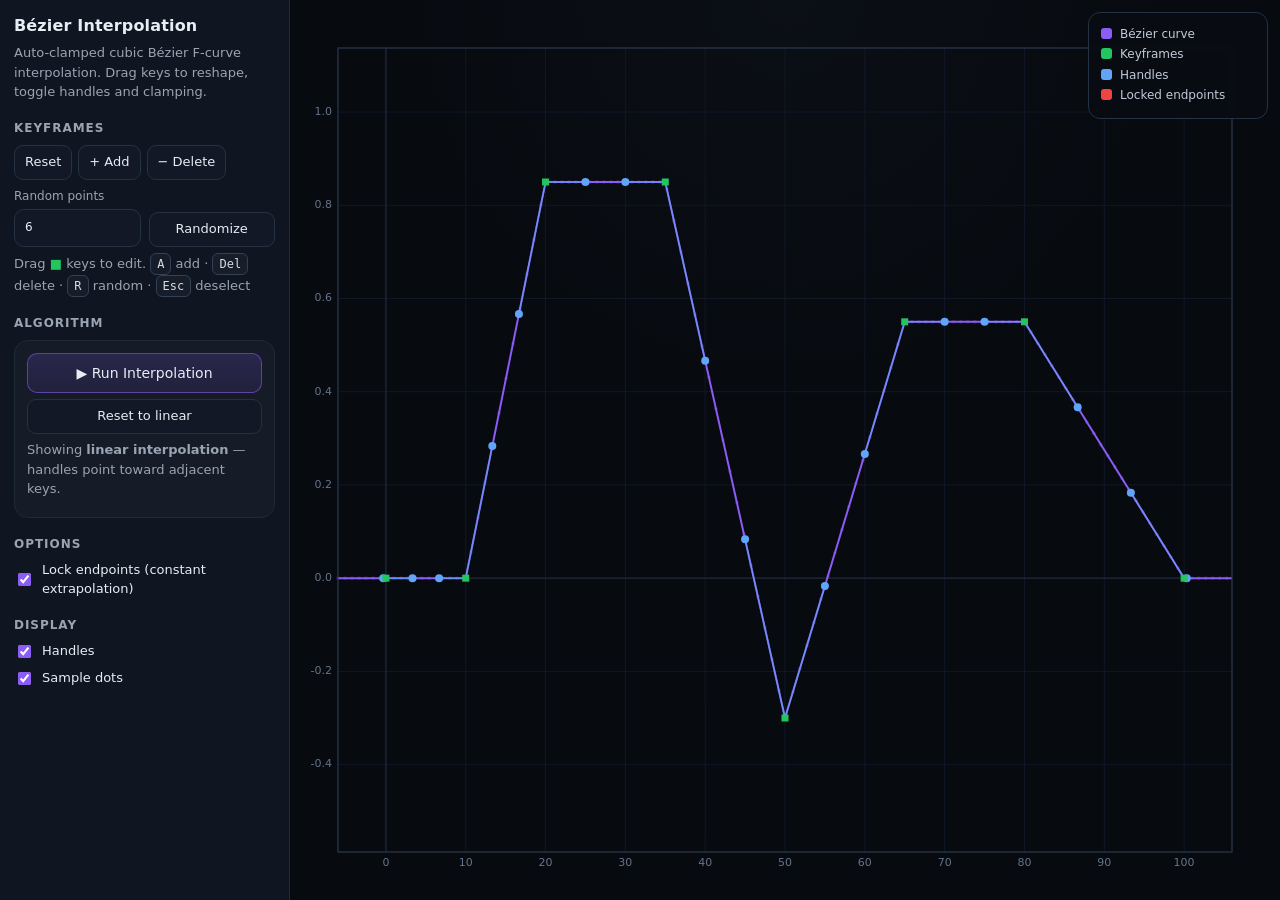
<file: docs/visualizations/interpolation.html>
<!doctype html>
<html lang="en">
<head>
    <meta charset="utf-8" />
    <meta name="viewport" content="width=device-width,initial-scale=1" />
    <title>Auto-Clamped Bézier F-Curve Visualizer</title>
    <style>
        :root {
            color-scheme: dark;
      --bg: #0b0f14;
      --panel: #0f1622;
      --line: #1f2a37;
      --line-2: #243244;
      --text: #e6edf3;
      --muted: #9aa4b2;
      --accent: #8b5cf6;
      --accent-2: #22c55e;
      --accent-3: #60a5fa;
      --bad: #ef4444;
    }
    * { box-sizing: border-box; }
        body {
            margin: 0;
      font: 14px/1.45 system-ui, -apple-system, Segoe UI, Roboto, sans-serif;
      background: var(--bg);
      color: var(--text);
    }
        .wrap {
            display: grid;
      grid-template-columns: min(290px, 28vw) 1fr;
            height: 100vh;
        }
        .panel {
      background: var(--panel);
      border-right: 1px solid var(--line);
            overflow: auto;
      padding: 14px;
      min-width: 0;
    }
    h1 {
      font-size: 16px;
      margin: 0 0 6px;
            font-weight: 700;
      letter-spacing: 0.01em;
    }
    h2 {
      font-size: 12px;
      color: var(--muted);
      text-transform: uppercase;
      letter-spacing: 0.08em;
      margin: 18px 0 8px;
    }
    p, .hint {
      color: var(--muted);
      margin: 6px 0;
      font-size: 13px;
      line-height: 1.5;
    }
        .row {
            display: flex;
      gap: 8px;
            align-items: center;
            margin: 8px 0;
      flex-wrap: wrap;
    }
    .row.tight { gap: 6px; }
    label.stack {
      display: grid;
      gap: 4px;
      width: 100%;
      color: var(--muted);
      font-size: 12px;
    }
    label.inline {
      display: inline-flex;
      align-items: center;
      gap: 8px;
      font-size: 13px;
    }
    .grid2 {
      display: grid;
      grid-template-columns: 1fr 1fr;
            gap: 8px;
    }
    button, input[type="number"] {
      width: 100%;
            background: #121826;
      color: var(--text);
      border: 1px solid var(--line-2);
            border-radius: 10px;
      padding: 9px 10px;
      font: inherit;
        }
        button {
            cursor: pointer;
      transition: border-color .15s ease, background .15s ease, transform .04s ease;
    }
    button:hover { border-color: #3a4b66; background: #141d2c; }
    button:active { transform: translateY(1px); }
    button.primary {
      background: linear-gradient(180deg, rgba(139,92,246,0.18), rgba(139,92,246,0.1));
      border-color: rgba(139,92,246,0.55);
    }
    button.small {
      width: auto;
      padding: 7px 10px;
      border-radius: 9px;
      font-size: 13px;
    }
    input[type="number"] { width: 100%; }
    input[type="checkbox"] { accent-color: var(--accent); }
        .canvas-wrap {
            position: relative;
      min-width: 0;
      background: #070a0f;
        }
        canvas {
            display: block;
            width: 100%;
            height: 100%;
      background: radial-gradient(circle at top, rgba(31,41,55,0.18), transparent 38%), #070a0f;
        }
        .legend {
            position: absolute;
            top: 12px;
            right: 12px;
      background: rgba(9,12,18,0.78);
      border: 1px solid var(--line-2);
            border-radius: 12px;
      padding: 10px 12px;
      min-width: 180px;
      backdrop-filter: blur(6px);
        }
        .legend div {
            font-size: 12px;
      color: #c1cad7;
      margin: 3px 0;
        }
        .pill {
            display: inline-block;
      width: 11px;
      height: 11px;
            border-radius: 3px;
            margin-right: 8px;
            vertical-align: -1px;
        }
    .card {
      background: rgba(255,255,255,0.025);
      border: 1px solid var(--line);
      border-radius: 14px;
      padding: 12px;
      margin: 8px 0;
    }
    .kbd {
      display: inline-block;
      padding: 1px 6px;
      border-radius: 6px;
      border: 1px solid #334155;
      background: rgba(255,255,255,0.03);
      font-family: ui-monospace, SFMono-Regular, Menlo, Consolas, monospace;
            font-size: 12px;
      color: #d6dde6;
        }
    </style>
</head>
<body>
    <div class="wrap">
        <div class="panel">
    <h1>Bézier Interpolation</h1>
    <p>
      Auto-clamped cubic Bézier F-curve interpolation.
      Drag keys to reshape, toggle handles and clamping.
    </p>

    <h2>Keyframes</h2>
    <div class="row tight">
      <button id="btnReset" class="small">Reset</button>
      <button id="btnAdd" class="small">+ Add</button>
      <button id="btnDelete" class="small">− Delete</button>
            </div>
    <div class="grid2" style="margin-top:4px;">
      <label class="stack">Random points
        <input id="numRandCount" type="number" min="3" max="20" step="1" value="6" />
      </label>
      <button id="btnRandom" class="small" style="align-self:end;">Randomize</button>
            </div>
    <div class="hint">
      Drag <span style="color:#22c55e;">■</span> keys to edit.
      <span class="kbd">A</span> add · <span class="kbd">Del</span> delete · <span class="kbd">R</span> random · <span class="kbd">Esc</span> deselect
            </div>

    <h2>Algorithm</h2>
    <div class="card">
      <div style="display:flex;flex-direction:column;gap:6px;margin-top:0;">
        <button id="btnRun" class="primary">▶ Run Interpolation</button>
        <button id="btnLinear" class="small">Reset to linear</button>
      </div>
      <div class="hint" style="margin-top:6px;" id="algoStatus">
        Showing <strong>linear interpolation</strong> — handles point toward adjacent keys.
            </div>
            </div>

    <h2>Options</h2>
    <div class="row"><label class="inline"><input id="chkExtrapConst" type="checkbox" checked /> Lock endpoints (constant extrapolation)</label></div>

    <h2>Display</h2>
    <div class="row"><label class="inline"><input id="chkShowHandles" type="checkbox" checked /> Handles</label></div>
    <div class="row"><label class="inline"><input id="chkShowSamples" type="checkbox" checked /> Sample dots</label></div>
        </div>

        <div class="canvas-wrap">
            <canvas id="c"></canvas>
            <div class="legend">
                <div><span class="pill" style="background:#8b5cf6"></span>Bézier curve</div>
      <div><span class="pill" style="background:#22c55e"></span>Keyframes</div>
                <div><span class="pill" style="background:#60a5fa"></span>Handles</div>
      <div><span class="pill" style="background:#ef4444"></span>Locked endpoints</div>
            </div>
        </div>
    </div>

    <script>
(() => {
  "use strict";

  const EPS = 1e-9;
        const clamp = (v, a, b) => Math.max(a, Math.min(b, v));
        const v2 = (x, y) => ({ x, y });
        const add = (a, b) => v2(a.x + b.x, a.y + b.y);
        const sub = (a, b) => v2(a.x - b.x, a.y - b.y);
        const mul = (a, s) => v2(a.x * s, a.y * s);
        const len = (a) => Math.hypot(a.x, a.y);

        function bezierPoint(P0, P1, P2, P3, t) {
            const u = 1 - t;
            return v2(
      u*u*u*P0.x + 3*u*u*t*P1.x + 3*u*t*t*P2.x + t*t*t*P3.x,
      u*u*u*P0.y + 3*u*u*t*P1.y + 3*u*t*t*P2.y + t*t*t*P3.y
            );
        }

        function solveTforX(xTarget, P0, P1, P2, P3) {
            const x0 = P0.x, x3 = P3.x;
    if (Math.abs(x3 - x0) < EPS) return 0;
            let lo = 0, hi = 1;
            let t = clamp((xTarget - x0) / (x3 - x0), 0, 1);
            function xAt(t) { return bezierPoint(P0, P1, P2, P3, t).x; }
            function dxdt(t) {
                const u = 1 - t;
      return 3 * (mul(sub(P1, P0), u*u).x + mul(sub(P2, P1), 2*u*t).x + mul(sub(P3, P2), t*t).x);
            }
            for (let i = 0; i < 40; i++) {
                const x = xAt(t);
                if (Math.abs(x - xTarget) < 1e-6) break;
                if (x < xTarget) lo = t; else hi = t;
                t = 0.5 * (lo + hi);
            }
            for (let i = 0; i < 8; i++) {
                const x = xAt(t);
                const d = dxdt(t);
      if (Math.abs(d) < EPS) break;
                const step = (x - xTarget) / d;
                t = clamp(t - step, 0, 1);
                if (Math.abs(step) < 1e-6) break;
            }
            return t;
        }

        class BezierKey {
            constructor(x, y) {
                this.key = v2(x, y);
                this.left = v2(x - 0.333, y);
                this.right = v2(x + 0.333, y);
      this.autoHandleType = "FREE";
            }
        }

  function computeAutoClampedHandles(keys, autoSmoothing, extrapolationConstant) {
            const n = keys.length;
            if (n <= 1) return;
            for (let i = 1; i < n; i++) {
      if (!(keys[i].key.x > keys[i-1].key.x)) throw new Error("X must be strictly increasing.");
            }
            const threshold = 0.001;
            for (let i = 0; i < n; i++) {
                const bezk = keys[i];
      const prev = i > 0 ? keys[i-1] : null;
      const next = i < n-1 ? keys[i+1] : null;
                bezk.left.x = Math.min(bezk.left.x, bezk.key.x - threshold);
                bezk.right.x = Math.max(bezk.right.x, bezk.key.x + threshold);
                const p2 = v2(bezk.key.x, bezk.key.y);
                let p1, p3;
      if (!prev) { if (!next) continue; p3 = next.key; p1 = v2(2*p2.x - p3.x, 2*p2.y - p3.y); } else { p1 = prev.key; }
      if (!next) { p3 = v2(2*p2.x - p1.x, 2*p2.y - p1.y); } else { p3 = next.key; }
      const dvecA = sub(p2, p1), dvecB = sub(p3, p2);
      let lenA = dvecA.x !== 0 ? dvecA.x : 1.0;
      let lenB = dvecB.x !== 0 ? dvecB.x : 1.0;
      const tvec = add(mul(dvecB, 1/lenB), mul(dvecA, 1/lenA));
      let lengthFactor = autoSmoothing ? 6.0 / 2.5614 : tvec.x;
                lengthFactor *= 2.5614;
      if (lengthFactor === 0) continue;
      if (!autoSmoothing) { lenA = Math.min(lenA, 5*lenB); lenB = Math.min(lenB, 5*lenA); }
      let leftViolate = false, rightViolate = false;
      {
        bezk.left = sub(p2, mul(tvec, lenA / lengthFactor));
                    if (prev && next) {
          const yd1 = prev.key.y - bezk.key.y, yd2 = next.key.y - bezk.key.y;
          if ((yd1 <= 0 && yd2 <= 0) || (yd1 >= 0 && yd2 >= 0)) {
            bezk.left.y = bezk.key.y; bezk.autoHandleType = "LOCKED";
                        } else {
            if (yd1 <= 0) { if (prev.key.y > bezk.left.y) { bezk.left.y = prev.key.y; leftViolate = true; } }
            else { if (prev.key.y < bezk.left.y) { bezk.left.y = prev.key.y; leftViolate = true; } }
          }
        }
      }
      {
        bezk.right = add(p2, mul(tvec, lenB / lengthFactor));
                    if (prev && next) {
          const yd1 = prev.key.y - bezk.key.y, yd2 = next.key.y - bezk.key.y;
          if ((yd1 <= 0 && yd2 <= 0) || (yd1 >= 0 && yd2 >= 0)) {
            bezk.right.y = bezk.key.y; bezk.autoHandleType = "LOCKED";
                        } else {
            if (yd1 <= 0) { if (next.key.y < bezk.right.y) { bezk.right.y = next.key.y; rightViolate = true; } }
            else { if (next.key.y > bezk.right.y) { bezk.right.y = next.key.y; rightViolate = true; } }
          }
        }
      }
                if (leftViolate || rightViolate) {
        const h1x = bezk.left.x - p2.x, h2x = p2.x - bezk.right.x;
                    if (Math.abs(h1x) >= 1e-12 && Math.abs(h2x) >= 1e-12) {
          if (leftViolate) bezk.right.y = p2.y + ((p2.y - bezk.left.y) / h1x) * h2x;
          else bezk.left.y = p2.y + ((p2.y - bezk.right.y) / h2x) * h1x;
        }
      }
                bezk.left.x = Math.min(bezk.left.x, bezk.key.x - threshold);
                bezk.right.x = Math.max(bezk.right.x, bezk.key.x + threshold);
            }
            if (extrapolationConstant) {
      const first = keys[0], last = keys[n-1];
      first.autoHandleType = "LOCKED"; last.autoHandleType = "LOCKED";
                first.left.y = first.key.y; first.right.y = first.key.y;
                last.left.y = last.key.y; last.right.y = last.key.y;
            }
        }

        function evaluateCurve(keys, xs) {
            const ys = new Array(xs.length);
            const xFirst = keys[0].key.x, yFirst = keys[0].key.y;
    const xLast = keys[keys.length-1].key.x, yLast = keys[keys.length-1].key.y;
            const segs = [];
            for (let i = 0; i < keys.length - 1; i++) {
      const a = keys[i], b = keys[i+1];
                segs.push([a.key, a.right, b.left, b.key]);
            }
            let j = 0;
            for (let k = 0; k < xs.length; k++) {
                const x = xs[k];
                if (x <= xFirst) { ys[k] = yFirst; continue; }
                if (x >= xLast) { ys[k] = yLast; continue; }
                while (j < segs.length && x > segs[j][3].x) j++;
      if (j >= segs.length) { ys[k] = segs[segs.length-1][3].y; continue; }
                const [P0, P1, P2, P3] = segs[j];
      if (Math.abs(P3.x - P0.x) < EPS) { ys[k] = P0.y; continue; }
                const t = solveTforX(x, P0, P1, P2, P3);
                ys[k] = bezierPoint(P0, P1, P2, P3, t).y;
            }
            return ys;
        }

        const canvas = document.getElementById("c");
        const ctx = canvas.getContext("2d");

        function fitCanvas() {
            const r = canvas.getBoundingClientRect();
            canvas.width = Math.floor(r.width * devicePixelRatio);
            canvas.height = Math.floor(r.height * devicePixelRatio);
            ctx.setTransform(devicePixelRatio, 0, 0, devicePixelRatio, 0, 0);
        }
  new ResizeObserver(() => { fitCanvas(); draw(); }).observe(canvas);

        const state = {
            keys: [],
            selected: -1,
            dragging: false,
            dragOffset: v2(0, 0),
    solved: false,
    view: { pad: 48, xMin: 0, xMax: 100, yMin: -1, yMax: 1 },
  };

  function makeDefaultKeys() {
    return [
                new BezierKey(0, 0.0),
      new BezierKey(10, 0.0),
      new BezierKey(20, 0.85),
      new BezierKey(35, 0.85),
      new BezierKey(50, -0.3),
      new BezierKey(65, 0.55),
      new BezierKey(80, 0.55),
      new BezierKey(100, 0.0),
    ];
  }

  function setLinearHandles(keys) {
    for (let i = 0; i < keys.length; i++) {
      const k = keys[i];
      const prev = i > 0 ? keys[i-1] : null;
      const next = i < keys.length - 1 ? keys[i+1] : null;
      k.autoHandleType = "FREE";
      if (prev) {
        const dx = k.key.x - prev.key.x;
        k.left = v2(k.key.x - dx / 3, k.key.y - (k.key.y - prev.key.y) / 3);
      } else {
        k.left = v2(k.key.x - 0.333, k.key.y);
      }
      if (next) {
        const dx = next.key.x - k.key.x;
        k.right = v2(k.key.x + dx / 3, k.key.y + (next.key.y - k.key.y) / 3);
      } else {
        k.right = v2(k.key.x + 0.333, k.key.y);
      }
    }
  }

  function updateStatusText() {
    const el = document.getElementById("algoStatus");
    if (state.solved) {
      el.innerHTML = 'Showing <strong>interpolated</strong> Bézier handles with overshoot prevention.';
    } else {
      el.innerHTML = 'Showing <strong>linear interpolation</strong> — handles point toward adjacent keys.';
    }
  }

  function resetKeys() {
    state.keys = makeDefaultKeys();
            state.selected = -1;
    state.solved = false;
    setLinearHandles(state.keys);
    updateStatusText();
            draw();
        }

        function randomizeKeys() {
    const count = clamp(parseInt(document.getElementById("numRandCount").value, 10) || 6, 3, 20);
    const keys = [];
    for (let i = 0; i < count; i++) {
      const t = i / (count - 1);
      const x = Math.round(t * 100);
      const y = (Math.random() * 2 - 1) * 0.9;
      keys.push(new BezierKey(x, y));
    }
    for (let i = 1; i < keys.length; i++) {
      if (keys[i].key.x <= keys[i-1].key.x) keys[i].key.x = keys[i-1].key.x + 1;
    }
    state.keys = keys;
    state.selected = -1;
    state.solved = false;
    setLinearHandles(state.keys);
    updateStatusText();
            draw();
        }

        function worldToScreen(p) {
            const { pad, xMin, xMax, yMin, yMax } = state.view;
            const w = canvas.getBoundingClientRect().width;
            const h = canvas.getBoundingClientRect().height;
    return v2(
      pad + (p.x - xMin) * (w - 2*pad) / Math.max(EPS, xMax - xMin),
      h - pad - (p.y - yMin) * (h - 2*pad) / Math.max(EPS, yMax - yMin)
    );
        }

        function screenToWorld(p) {
            const { pad, xMin, xMax, yMin, yMax } = state.view;
            const w = canvas.getBoundingClientRect().width;
            const h = canvas.getBoundingClientRect().height;
    return v2(
      xMin + (p.x - pad) * (xMax - xMin) / Math.max(EPS, w - 2*pad),
      yMin + (h - pad - p.y) * (yMax - yMin) / Math.max(EPS, h - 2*pad)
    );
        }

        function autoView() {
            const xs = state.keys.map(k => k.key.x);
            const ys = state.keys.map(k => k.key.y);
            const xMin = Math.min(...xs), xMax = Math.max(...xs);
            const yMin = Math.min(...ys), yMax = Math.max(...ys);
    const mx = Math.max(2, (xMax - xMin) * 0.06);
    const my = Math.max(0.2, (yMax - yMin) * 0.25);
    state.view.xMin = xMin - mx;
    state.view.xMax = xMax + mx;
    state.view.yMin = yMin - my;
    state.view.yMax = yMax + my;
  }

  function niceStep(range, maxTicks) {
    const rough = range / maxTicks;
    const mag = Math.pow(10, Math.floor(Math.log10(rough)));
    const norm = rough / mag;
    const nice = norm < 1.5 ? 1 : norm < 3 ? 2 : norm < 7 ? 5 : 10;
    return nice * mag;
  }

  function tickLabel(v, step) {
    const decimals = Math.max(0, -Math.floor(Math.log10(step) - 0.001));
    return v.toFixed(decimals);
        }

        function drawGrid() {
            const w = canvas.getBoundingClientRect().width;
            const h = canvas.getBoundingClientRect().height;
    const pad = state.view.pad;
    const { xMin, xMax, yMin, yMax } = state.view;
            ctx.clearRect(0, 0, w, h);

    const xStep = niceStep(xMax - xMin, 8);
    const yStep = niceStep(yMax - yMin, 6);
    const xStart = Math.ceil(xMin / xStep) * xStep;
    const yStart = Math.ceil(yMin / yStep) * yStep;

            ctx.strokeStyle = "#111827";
            ctx.lineWidth = 1;
            ctx.beginPath();
    for (let v = xStart; v <= xMax; v += xStep) {
      const sx = worldToScreen(v2(v, 0)).x;
      ctx.moveTo(sx, pad); ctx.lineTo(sx, h - pad);
    }
    for (let v = yStart; v <= yMax; v += yStep) {
      const sy = worldToScreen(v2(0, v)).y;
      ctx.moveTo(pad, sy); ctx.lineTo(w - pad, sy);
            }
            ctx.stroke();

            ctx.strokeStyle = "#1f2937";
    ctx.lineWidth = 1.2;
            ctx.beginPath();
            const y0 = worldToScreen(v2(0, 0)).y;
    if (y0 > pad && y0 < h - pad) { ctx.moveTo(pad, y0); ctx.lineTo(w - pad, y0); }
    const x0 = worldToScreen(v2(0, 0)).x;
    if (x0 > pad && x0 < w - pad) { ctx.moveTo(x0, pad); ctx.lineTo(x0, h - pad); }
            ctx.stroke();

    ctx.font = "11px system-ui, -apple-system, sans-serif";
    ctx.fillStyle = "#64748b";
    ctx.textAlign = "center";
    ctx.textBaseline = "top";
    for (let v = xStart; v <= xMax; v += xStep) {
      ctx.fillText(tickLabel(v, xStep), worldToScreen(v2(v, 0)).x, h - pad + 6);
    }
    ctx.textAlign = "right";
    ctx.textBaseline = "middle";
    for (let v = yStart; v <= yMax; v += yStep) {
      ctx.fillText(tickLabel(v, yStep), pad - 6, worldToScreen(v2(0, v)).y);
    }

    ctx.strokeStyle = "#243042";
    ctx.lineWidth = 1;
    ctx.strokeRect(pad, pad, w - 2*pad, h - 2*pad);
        }

        function draw() {
            const extrapConst = document.getElementById("chkExtrapConst").checked;
            const showHandles = document.getElementById("chkShowHandles").checked;
            const showSamples = document.getElementById("chkShowSamples").checked;

            autoView();
    if (state.solved) {
      for (const k of state.keys) k.autoHandleType = "FREE";
      computeAutoClampedHandles(state.keys, true, extrapConst);
    } else {
      setLinearHandles(state.keys);
    }
            drawGrid();

            const w = canvas.getBoundingClientRect().width;
            const h = canvas.getBoundingClientRect().height;
    const samples = 512;
    const { xMin, xMax } = state.view;
            const xs = Array.from({ length: samples }, (_, i) => xMin + (xMax - xMin) * i / (samples - 1));
            const ys = evaluateCurve(state.keys, xs);

            ctx.strokeStyle = "#8b5cf6";
            ctx.lineWidth = 2;
            ctx.beginPath();
            for (let i = 0; i < xs.length; i++) {
                const p = worldToScreen(v2(xs[i], ys[i]));
                if (i === 0) ctx.moveTo(p.x, p.y); else ctx.lineTo(p.x, p.y);
            }
            ctx.stroke();

            if (showSamples) {
                ctx.fillStyle = "rgba(139,92,246,0.25)";
                for (let i = 0; i < xs.length; i += Math.max(1, Math.floor(samples / 120))) {
                    const p = worldToScreen(v2(xs[i], ys[i]));
                    ctx.beginPath();
                    ctx.arc(p.x, p.y, 2, 0, Math.PI * 2);
                    ctx.fill();
                }
            }

            for (let i = 0; i < state.keys.length; i++) {
                const k = state.keys[i];
                const pk = worldToScreen(k.key);
                const pl = worldToScreen(k.left);
                const pr = worldToScreen(k.right);
      const locked = k.autoHandleType === "LOCKED";

                if (showHandles) {
                    ctx.strokeStyle = locked ? "rgba(239,68,68,0.75)" : "rgba(96,165,250,0.7)";
                    ctx.lineWidth = 1.5;
                    ctx.beginPath();
                    ctx.moveTo(pl.x, pl.y); ctx.lineTo(pk.x, pk.y); ctx.lineTo(pr.x, pr.y);
                    ctx.stroke();
                    ctx.fillStyle = locked ? "#ef4444" : "#60a5fa";
                    ctx.beginPath(); ctx.arc(pl.x, pl.y, 4, 0, Math.PI * 2); ctx.fill();
                    ctx.beginPath(); ctx.arc(pr.x, pr.y, 4, 0, Math.PI * 2); ctx.fill();
                }

                ctx.fillStyle = "#22c55e";
      const s = i === state.selected ? 9 : 7;
      ctx.fillRect(pk.x - s/2, pk.y - s/2, s, s);
                if (i === state.selected) {
                    ctx.strokeStyle = "#eab308";
                    ctx.lineWidth = 2;
        ctx.strokeRect(pk.x - s/2 - 1, pk.y - s/2 - 1, s + 2, s + 2);
                }
            }

            ctx.strokeStyle = "#243042";
            ctx.lineWidth = 1;
    ctx.strokeRect(state.view.pad, state.view.pad, w - 2*state.view.pad, h - 2*state.view.pad);
        }

        function hitTestKeys(screenPt) {
    let best = -1, bestD = 1e9;
            for (let i = 0; i < state.keys.length; i++) {
                const pk = worldToScreen(state.keys[i].key);
                const d = Math.hypot(pk.x - screenPt.x, pk.y - screenPt.y);
      if (d < 16 && d < bestD) { bestD = d; best = i; }
            }
            return best;
        }

        function enforceStrictX(i) {
            const k = state.keys[i];
    if (i > 0) k.key.x = Math.max(k.key.x, state.keys[i-1].key.x + 0.001);
    if (i < state.keys.length - 1) k.key.x = Math.min(k.key.x, state.keys[i+1].key.x - 0.001);
        }

        canvas.addEventListener("pointerdown", (e) => {
            const rect = canvas.getBoundingClientRect();
            const p = v2(e.clientX - rect.left, e.clientY - rect.top);
            const idx = hitTestKeys(p);
            state.selected = idx;
            if (idx !== -1) {
                state.dragging = true;
      state.dragOffset = sub(state.keys[idx].key, screenToWorld(p));
                canvas.setPointerCapture(e.pointerId);
            }
            draw();
        });

        canvas.addEventListener("pointermove", (e) => {
            if (!state.dragging || state.selected === -1) return;
            const rect = canvas.getBoundingClientRect();
    const world = add(screenToWorld(v2(e.clientX - rect.left, e.clientY - rect.top)), state.dragOffset);
    state.keys[state.selected].key.x = world.x;
    state.keys[state.selected].key.y = world.y;
            enforceStrictX(state.selected);
            draw();
        });

        canvas.addEventListener("pointerup", (e) => {
            state.dragging = false;
            canvas.releasePointerCapture(e.pointerId);
        });

        function addKey() {
            const xs = state.keys.map(k => k.key.x);
    let x = Math.max(...xs) + 10, y = 0;
            if (state.selected >= 0 && state.selected < state.keys.length - 1) {
      const a = state.keys[state.selected].key, b = state.keys[state.selected + 1].key;
      x = 0.5 * (a.x + b.x); y = 0.5 * (a.y + b.y);
            } else if (state.keys.length >= 2) {
      const a = state.keys[state.keys.length-2].key, b = state.keys[state.keys.length-1].key;
      x = b.x + (b.x - a.x); y = b.y;
            }
            const nk = new BezierKey(x, y);
            state.keys.push(nk);
    state.keys.sort((a, b) => a.key.x - b.key.x);
            state.selected = state.keys.indexOf(nk);
            draw();
        }

        function deleteSelected() {
    if (state.selected === -1 || state.keys.length <= 2) return;
            state.keys.splice(state.selected, 1);
            state.selected = Math.min(state.selected, state.keys.length - 1);
            draw();
        }

  document.addEventListener("keydown", (e) => {
    if (e.key === "Escape") { state.selected = -1; draw(); }
    if (e.key === "Delete") deleteSelected();
    if (e.key.toLowerCase() === "a") addKey();
    if (e.key.toLowerCase() === "r") randomizeKeys();
  });

  document.getElementById("btnReset").addEventListener("click", resetKeys);
  document.getElementById("btnAdd").addEventListener("click", addKey);
  document.getElementById("btnDelete").addEventListener("click", deleteSelected);
  document.getElementById("btnRandom").addEventListener("click", randomizeKeys);
  document.getElementById("btnRun").addEventListener("click", () => {
    state.solved = true;
    updateStatusText();
    draw();
  });
  document.getElementById("btnLinear").addEventListener("click", () => {
    state.solved = false;
    updateStatusText();
                draw();
  });
  document.getElementById("chkExtrapConst").addEventListener("change", draw);
  document.getElementById("chkShowHandles").addEventListener("change", draw);
  document.getElementById("chkShowSamples").addEventListener("change", draw);

        fitCanvas();
        resetKeys();
})();
    </script>
</body>
</html>
</file>
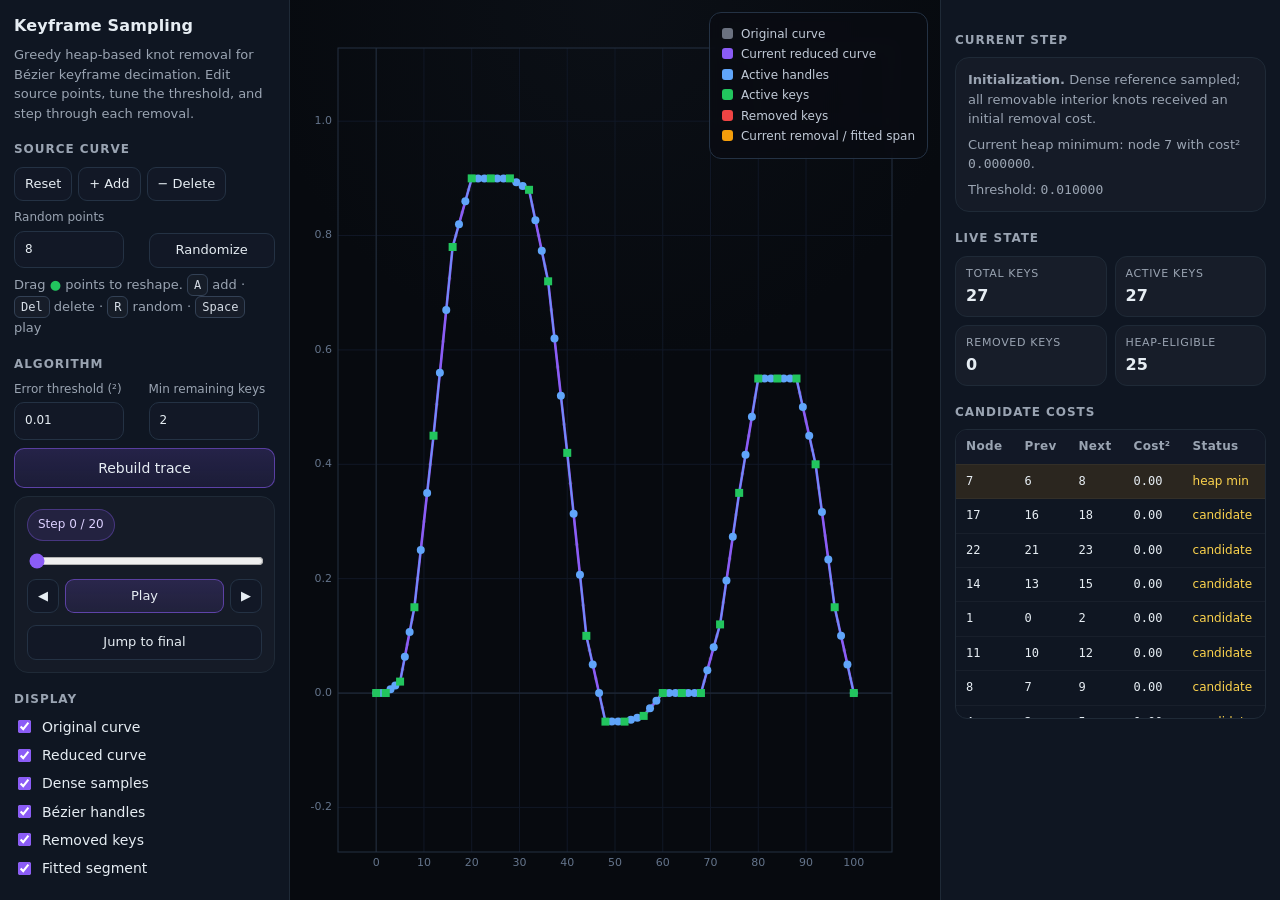
<file: docs/visualizations/sampling.html>
<!doctype html>
<html lang="en">
<head>
  <meta charset="utf-8" />
  <meta name="viewport" content="width=device-width,initial-scale=1" />
  <title>Bézier Keyframe Sampling Visualizer</title>
  <style>
    :root {
      color-scheme: dark;
      --bg: #0b0f14;
      --panel: #0f1622;
      --line: #1f2a37;
      --line-2: #243244;
      --text: #e6edf3;
      --muted: #9aa4b2;
      --accent: #8b5cf6;
      --accent-2: #22c55e;
      --accent-3: #60a5fa;
      --warn: #f59e0b;
      --bad: #ef4444;
      --soft: rgba(255,255,255,0.04);
    }
    * { box-sizing: border-box; }
    body {
      margin: 0;
      font: 14px/1.45 system-ui, -apple-system, Segoe UI, Roboto, sans-serif;
      background: var(--bg);
      color: var(--text);
    }
    .wrap {
      display: grid;
      grid-template-columns: min(290px, 28vw) 1fr min(340px, 32vw);
      height: 100vh;
    }
    .panel {
      background: var(--panel);
      border-right: 1px solid var(--line);
      overflow: auto;
      padding: 14px;
      min-width: 0;
    }
    .panel.right {
      border-right: 0;
      border-left: 1px solid var(--line);
    }
    .canvas-wrap {
      position: relative;
      min-width: 0;
      background: #070a0f;
    }
    canvas {
      display: block;
      width: 100%;
      height: 100%;
      background: radial-gradient(circle at top, rgba(31,41,55,0.18), transparent 38%), #070a0f;
    }
    h1 {
      font-size: 16px;
      margin: 0 0 8px;
      font-weight: 700;
      letter-spacing: 0.01em;
    }
    h2 {
      font-size: 12px;
      color: var(--muted);
      text-transform: uppercase;
      letter-spacing: 0.08em;
      margin: 18px 0 8px;
    }
    p, .hint {
      color: var(--muted);
      margin: 6px 0;
      font-size: 13px;
      line-height: 1.5;
    }
    .row {
      display: flex;
      gap: 8px;
      align-items: center;
      margin: 8px 0;
      flex-wrap: wrap;
    }
    .row.tight { gap: 6px; }
    label.stack {
      display: grid;
      gap: 4px;
      width: 100%;
      color: var(--muted);
      font-size: 12px;
    }
    label.inline {
      display: inline-flex;
      align-items: center;
      gap: 8px;
    }
    button, input[type="number"], input[type="range"], textarea {
      width: 100%;
    }
    button, input[type="number"], textarea {
      background: #121826;
      color: var(--text);
      border: 1px solid var(--line-2);
      border-radius: 10px;
      padding: 9px 10px;
      font: inherit;
    }
    button {
      cursor: pointer;
      transition: border-color .15s ease, background .15s ease, transform .04s ease;
    }
    button:hover { border-color: #3a4b66; background: #141d2c; }
    button:active { transform: translateY(1px); }
    button.primary {
      background: linear-gradient(180deg, rgba(139,92,246,0.18), rgba(139,92,246,0.1));
      border-color: rgba(139,92,246,0.55);
    }
    button.small {
      width: auto;
      padding: 7px 10px;
      border-radius: 9px;
      font-size: 13px;
    }
    input[type="number"] { width: 110px; }
    input[type="range"] {
      accent-color: var(--accent);
      background: transparent;
      padding: 0;
    }
    input[type="checkbox"] { accent-color: var(--accent); }
    textarea {
      min-height: 120px;
      resize: vertical;
      font-family: ui-monospace, SFMono-Regular, Menlo, Consolas, monospace;
      font-size: 12px;
      background: #0d1420;
    }
    .grid2 {
      display: grid;
      grid-template-columns: 1fr 1fr;
      gap: 8px;
    }
    .card {
      background: rgba(255,255,255,0.025);
      border: 1px solid var(--line);
      border-radius: 14px;
      padding: 12px;
      margin: 8px 0;
    }
    .stat-grid {
      display: grid;
      grid-template-columns: repeat(2, minmax(0, 1fr));
      gap: 8px;
      margin-top: 8px;
    }
    .stat {
      background: rgba(255,255,255,0.03);
      border: 1px solid var(--line);
      border-radius: 12px;
      padding: 9px 10px;
    }
    .stat .k {
      color: var(--muted);
      font-size: 11px;
      text-transform: uppercase;
      letter-spacing: 0.06em;
    }
    .stat .v {
      font-size: 16px;
      font-weight: 700;
      margin-top: 2px;
    }
    .legend {
      position: absolute;
      top: 12px;
      right: 12px;
      background: rgba(9,12,18,0.78);
      border: 1px solid var(--line-2);
      border-radius: 12px;
      padding: 10px 12px;
      min-width: 210px;
      backdrop-filter: blur(6px);
    }
    .legend div {
      font-size: 12px;
      color: #c1cad7;
      margin: 3px 0;
    }
    .pill {
      display: inline-block;
      width: 11px;
      height: 11px;
      border-radius: 3px;
      margin-right: 8px;
      vertical-align: -1px;
    }
    .kbd {
      display: inline-block;
      padding: 1px 6px;
      border-radius: 6px;
      border: 1px solid #334155;
      background: rgba(255,255,255,0.03);
      font-family: ui-monospace, SFMono-Regular, Menlo, Consolas, monospace;
      font-size: 12px;
      color: #d6dde6;
    }
    .step-badge {
      display: inline-flex;
      align-items: center;
      gap: 8px;
      background: rgba(139,92,246,0.12);
      border: 1px solid rgba(139,92,246,0.35);
      border-radius: 999px;
      padding: 6px 10px;
      color: #dcd1ff;
      font-size: 12px;
    }
    .table-wrap {
      max-height: 290px;
      overflow: auto;
      border: 1px solid var(--line);
      border-radius: 12px;
      -webkit-overflow-scrolling: touch;
    }
    table {
      width: 100%;
      border-collapse: collapse;
      font-size: 12px;
    }
    th, td {
      padding: 8px 10px;
      border-bottom: 1px solid rgba(255,255,255,0.04);
      text-align: left;
      white-space: nowrap;
    }
    th {
      position: sticky;
      top: 0;
      z-index: 1;
      background: #121826;
      color: var(--muted);
      font-weight: 600;
      letter-spacing: 0.03em;
    }
    tr.highlight td { background: rgba(245,158,11,0.12); }
    tr.dim td { color: #728093; }
    .mono {
      font-family: ui-monospace, SFMono-Regular, Menlo, Consolas, monospace;
    }
    .status-good { color: #9ae6b4; }
    .status-warn { color: #fcd34d; }
    .status-bad { color: #fca5a5; }
    hr {
      border: 0;
      border-top: 1px solid var(--line);
      margin: 14px 0;
    }
    .footer-note {
      font-size: 11px;
      color: #7f8a99;
      margin-top: 8px;
    }
    .stepper {
      display: grid;
      gap: 8px;
    }
    .stepper .row { margin: 0; }
  </style>
</head>
<body>
<div class="wrap">
  <div class="panel">
    <h1>Keyframe Sampling</h1>
    <p>
      Greedy heap-based knot removal for Bézier keyframe decimation.
      Edit source points, tune the threshold, and step through each removal.
    </p>

    <h2>Source curve</h2>
    <div class="row tight">
      <button id="btnReset" class="small">Reset</button>
      <button id="btnAdd" class="small">+ Add</button>
      <button id="btnDelete" class="small">− Delete</button>
    </div>
    <div class="grid2" style="margin-top:4px;">
      <label class="stack">Random points
        <input id="numRandCount" type="number" min="3" max="30" step="1" value="8" />
      </label>
      <button id="btnRandom" class="small" style="align-self:end;">Randomize</button>
    </div>
    <div class="hint">
      Drag <span style="color:#22c55e;">●</span> points to reshape.
      <span class="kbd">A</span> add · <span class="kbd">Del</span> delete · <span class="kbd">R</span> random · <span class="kbd">Space</span> play
    </div>

    <h2>Algorithm</h2>
    <div class="grid2">
      <label class="stack">Error threshold (²)
        <input id="numErr" type="number" min="0" step="0.01" value="0.01" />
      </label>
      <label class="stack">Min remaining keys
        <input id="numTarget" type="number" min="2" step="1" value="2" />
      </label>
    </div>
    <button id="btnRebuild" class="primary" style="margin-top:8px;">Rebuild trace</button>

    <div class="card">
      <div class="step-badge" id="stepBadge">Step 0 / 0</div>
      <div class="stepper" style="margin-top:10px;">
        <input id="stepSlider" type="range" min="0" max="0" step="1" value="0" />
        <div class="row tight">
          <button id="btnPrev" class="small">◀</button>
          <button id="btnPlay" class="small primary" style="flex:1;">▶ Play</button>
          <button id="btnNext" class="small">▶</button>
        </div>
        <button id="btnRunEnd" class="small" style="margin-top:4px;">Jump to final</button>
      </div>
    </div>

    <h2>Display</h2>
    <div class="row"><label class="inline"><input id="chkOriginal" type="checkbox" checked /> Original curve</label></div>
    <div class="row"><label class="inline"><input id="chkCurrent" type="checkbox" checked /> Reduced curve</label></div>
    <div class="row"><label class="inline"><input id="chkDense" type="checkbox" checked /> Dense samples</label></div>
    <div class="row"><label class="inline"><input id="chkHandles" type="checkbox" checked /> Bézier handles</label></div>
    <div class="row"><label class="inline"><input id="chkRemoved" type="checkbox" checked /> Removed keys</label></div>
    <div class="row"><label class="inline"><input id="chkFit" type="checkbox" checked /> Fitted segment</label></div>
  </div>

  <div class="canvas-wrap">
    <canvas id="c"></canvas>
    <div class="legend">
      <div><span class="pill" style="background:#6b7280"></span>Original curve</div>
      <div><span class="pill" style="background:#8b5cf6"></span>Current reduced curve</div>
      <div><span class="pill" style="background:#60a5fa"></span>Active handles</div>
      <div><span class="pill" style="background:#22c55e"></span>Active keys</div>
      <div><span class="pill" style="background:#ef4444"></span>Removed keys</div>
      <div><span class="pill" style="background:#f59e0b"></span>Current removal / fitted span</div>
    </div>
  </div>

  <div class="panel right">
    <h2>Current step</h2>
    <div id="stepSummary" class="card"></div>

    <h2>Live state</h2>
    <div class="stat-grid" id="statGrid"></div>

    <h2>Candidate costs</h2>
    <div class="table-wrap">
      <table>
        <thead>
          <tr>
            <th>Node</th>
            <th>Prev</th>
            <th>Next</th>
            <th>Cost²</th>
            <th>Status</th>
          </tr>
        </thead>
        <tbody id="candidateBody"></tbody>
      </table>
    </div>
  </div>
</div>

<script>
(() => {
  "use strict";

  /** ------------------------------
   *  Small vector helpers
   *  ------------------------------ */
  const EPS = 1e-9;
  const clamp = (v, a, b) => Math.max(a, Math.min(b, v));
  const fmt = (v, d = 4) => Number.isFinite(v) ? Number(v).toFixed(d) : "∞";
  const v2 = (x, y) => ({ x, y });
  const add = (a, b) => v2(a.x + b.x, a.y + b.y);
  const sub = (a, b) => v2(a.x - b.x, a.y - b.y);
  const mul = (a, s) => v2(a.x * s, a.y * s);
  const dot = (a, b) => a.x * b.x + a.y * b.y;
  const len = (a) => Math.hypot(a.x, a.y);
  const clonePoint = (p) => v2(p.x, p.y);
  const cloneVecTriplet = (triplet) => triplet.map(clonePoint);

  /** ------------------------------
   *  Binary min-heap
   *  ------------------------------ */
  class MinHeap {
    constructor(compare) {
      this.arr = [];
      this.compare = compare;
    }
    push(item) {
      this.arr.push(item);
      this._siftUp(this.arr.length - 1);
    }
    pop() {
      if (this.arr.length === 0) return null;
      const root = this.arr[0];
      const last = this.arr.pop();
      if (this.arr.length && last) {
        this.arr[0] = last;
        this._siftDown(0);
      }
      return root;
    }
    get size() {
      return this.arr.length;
    }
    _siftUp(i) {
      while (i > 0) {
        const p = (i - 1) >> 1;
        if (this.compare(this.arr[i], this.arr[p]) >= 0) break;
        [this.arr[i], this.arr[p]] = [this.arr[p], this.arr[i]];
        i = p;
      }
    }
    _siftDown(i) {
      const n = this.arr.length;
      while (true) {
        let smallest = i;
        const l = 2 * i + 1;
        const r = 2 * i + 2;
        if (l < n && this.compare(this.arr[l], this.arr[smallest]) < 0) smallest = l;
        if (r < n && this.compare(this.arr[r], this.arr[smallest]) < 0) smallest = r;
        if (smallest === i) break;
        [this.arr[i], this.arr[smallest]] = [this.arr[smallest], this.arr[i]];
        i = smallest;
      }
    }
  }

  /** ------------------------------
   *  Algorithm port from Python
   *  ------------------------------ */
  function buildBezierFromXY(xs, ys) {
    const n = xs.length;
    const out = [];
    for (let i = 0; i < n; i++) {
      const key = v2(xs[i], ys[i]);
      let hl, hr;
      if (i > 0) {
        const dx = xs[i] - xs[i - 1];
        const dy = ys[i] - ys[i - 1];
        hl = v2(xs[i] - dx / 3.0, ys[i] - dy / 3.0);
      } else {
        hl = clonePoint(key);
      }
      if (i < n - 1) {
        const dx = xs[i + 1] - xs[i];
        const dy = ys[i + 1] - ys[i];
        hr = v2(xs[i] + dx / 3.0, ys[i] + dy / 3.0);
      } else {
        hr = clonePoint(key);
      }
      out.push({ vec: [hl, key, hr] });
    }
    return out;
  }

  function evalCubicBezier(P0, P1, P2, P3, t) {
    const u = 1 - t;
    const b0 = u * u * u;
    const b1 = 3 * u * u * t;
    const b2 = 3 * u * t * t;
    const b3 = t * t * t;
    return v2(
      b0 * P0.x + b1 * P1.x + b2 * P2.x + b3 * P3.x,
      b0 * P0.y + b1 * P1.y + b2 * P2.y + b3 * P3.y
    );
  }

  function sampleCurveFromBeziers(beziers, resolu = 32) {
    const pts = [];
    const n = beziers.length;
    for (let i = 0; i < n - 1; i++) {
      const b0 = beziers[i].vec[1];
      const b1 = beziers[i].vec[2];
      const b2 = beziers[i + 1].vec[0];
      const b3 = beziers[i + 1].vec[1];
      for (let j = 0; j < resolu; j++) {
        const t = j / resolu;
        pts.push(evalCubicBezier(b0, b1, b2, b3, t));
      }
    }
    pts.push(clonePoint(beziers[n - 1].vec[1]));
    return pts;
  }

  function chordLengthParams(points) {
    const n = points.length;
    const cum = new Array(n).fill(0);
    for (let i = 1; i < n; i++) {
      cum[i] = cum[i - 1] + len(sub(points[i], points[i - 1]));
    }
    const total = cum[n - 1];
    if (total <= EPS) return cum;
    for (let i = 0; i < n; i++) cum[i] /= total;
    return cum;
  }

  function fitCubicWithTangents(points, tanL, tanR) {
    const P0 = points[0];
    const P3 = points[points.length - 1];
    const ts = chordLengthParams(points);

    let A00 = 0, A01 = 0, A11 = 0;
    let v0 = 0, v1 = 0;
    const tl_tl = dot(tanL, tanL);
    const tr_tr = dot(tanR, tanR);
    const tl_tr = dot(tanL, tanR);

    const curvePts = new Array(points.length);
    let errorSqMax = 0;

    for (let i = 0; i < points.length; i++) {
      const t = ts[i];
      const u = 1 - t;
      const b0 = u * u * u;
      const b1 = 3 * u * u * t;
      const b2 = 3 * u * t * t;
      const b3 = t * t * t;

      const base = add(mul(P0, b0 + b1), mul(P3, b2 + b3));
      const rhs = sub(points[i], base);

      A00 += (b1 * b1) * tl_tl;
      A01 += (b1 * b2) * tl_tr;
      A11 += (b2 * b2) * tr_tr;
      v0 += b1 * dot(rhs, tanL);
      v1 += b2 * dot(rhs, tanR);
    }

    const det = A00 * A11 - A01 * A01;
    let aLen, bLen;
    if (Math.abs(det) > 1e-7) {
      aLen = (A11 * v0 - A01 * v1) / det;
      bLen = (-A01 * v0 + A00 * v1) / det;
    } else {
      const chord = len(sub(P3, P0));
      aLen = chord / 3.0;
      bLen = chord / 3.0;
    }

    const P1 = add(P0, mul(tanL, aLen));
    const P2 = add(P3, mul(tanR, bLen));

    for (let i = 0; i < points.length; i++) {
      const c = evalCubicBezier(P0, P1, P2, P3, ts[i]);
      curvePts[i] = c;
      const d = sub(c, points[i]);
      const e = dot(d, d);
      if (e > errorSqMax) errorSqMax = e;
    }

    return { aLen, bLen, errorSqMax, P1, P2, P0, P3, curvePts, ts };
  }

  function buildNodesFromBeziers(beziers, resolu = 12) {
    const points = sampleCurveFromBeziers(beziers, resolu);
    const nodes = [];
    const n = beziers.length;

    for (let i = 0; i < n; i++) {
      const b = beziers[i];
      const leftVec = sub(b.vec[0], b.vec[1]);
      const leftLen = len(leftVec);
      const tan0 = leftLen > EPS ? mul(leftVec, 1 / leftLen) : v2(0, 0);

      const rightVec = sub(b.vec[1], b.vec[2]);
      const rightLen = len(rightVec);
      const tan1 = rightLen > EPS ? mul(rightVec, 1 / rightLen) : v2(0, 0);

      nodes.push({
        index: i,
        point_index: i * resolu,
        tan: [tan0, tan1],
        handles: [leftLen, -rightLen],
        can_remove: !(i === 0 || i === n - 1),
        prev: i > 0 ? i - 1 : null,
        next: i < n - 1 ? i + 1 : null,
        is_removed: false,
        version: 0,
        cost_sq: Infinity,
        new_prev_right_len: 0,
        new_next_left_len: 0,
      });
    }

    nodes[0].can_remove = false;
    nodes[n - 1].can_remove = false;
    return { nodes, points };
  }

  function getSegmentPoints(points, startIdx, endIdx) {
    if (endIdx < startIdx) return [];
    return points.slice(startIdx, endIdx + 1).map(clonePoint);
  }

  function recomputeNodeRemovalCost(k, nodes, points, heap, errorSqMax) {
    if (
      k.is_removed || !k.can_remove || k.prev === null || k.next === null ||
      nodes[k.prev].is_removed || nodes[k.next].is_removed
    ) {
      return null;
    }

    const startIdx = nodes[k.prev].point_index;
    const endIdx = nodes[k.next].point_index;
    if (endIdx < startIdx) return null;

    const segPoints = getSegmentPoints(points, startIdx, endIdx);
    const tanL = nodes[k.prev].tan[1];
    const tanR = nodes[k.next].tan[0];
    const fit = fitCubicWithTangents(segPoints, tanL, tanR);

    k.version += 1;
    if (fit.errorSqMax < errorSqMax) {
      k.cost_sq = fit.errorSqMax;
      k.new_prev_right_len = fit.aLen;
      k.new_next_left_len = fit.bLen;
      heap.push({ cost_sq: fit.errorSqMax, version: k.version, index: k.index, nodeIndex: k.index });
    } else {
      k.cost_sq = Infinity;
      k.new_prev_right_len = fit.aLen;
      k.new_next_left_len = fit.bLen;
    }

    return fit;
  }

  function reconstructBeziers(baseBeziers, nodeStates) {
    const out = [];
    for (let i = 0; i < baseBeziers.length; i++) {
      const ns = nodeStates[i];
      if (ns.is_removed) continue;
      const bNew = { vec: cloneVecTriplet(baseBeziers[i].vec), sourceIndex: i };
      if (i > 0 && nodeStates[i - 1].is_removed) {
        bNew.vec[0] = add(bNew.vec[1], mul(ns.tan[0], ns.handles[0]));
      }
      if (i < baseBeziers.length - 1 && nodeStates[i + 1].is_removed) {
        bNew.vec[2] = add(bNew.vec[1], mul(ns.tan[1], ns.handles[1]));
      }
      out.push(bNew);
    }
    return out;
  }

  function makeNodeSnapshot(nodes) {
    return nodes.map((n) => ({
      index: n.index,
      point_index: n.point_index,
      tan: [clonePoint(n.tan[0]), clonePoint(n.tan[1])],
      handles: [n.handles[0], n.handles[1]],
      can_remove: n.can_remove,
      prev: n.prev,
      next: n.next,
      is_removed: n.is_removed,
      version: n.version,
      cost_sq: n.cost_sq,
      new_prev_right_len: n.new_prev_right_len,
      new_next_left_len: n.new_next_left_len,
    }));
  }

  function buildCandidateTable(nodeStates, errorSqMax) {
    return nodeStates
      .filter((n) => !n.is_removed && n.can_remove && n.prev !== null && n.next !== null)
      .map((n) => ({
        index: n.index,
        prev: n.prev,
        next: n.next,
        cost_sq: n.cost_sq,
        removable: Number.isFinite(n.cost_sq) && n.cost_sq < errorSqMax,
      }))
      .sort((a, b) => {
        const af = Number.isFinite(a.cost_sq) ? a.cost_sq : Infinity;
        const bf = Number.isFinite(b.cost_sq) ? b.cost_sq : Infinity;
        if (af !== bf) return af - bf;
        return a.index - b.index;
      });
  }

  function createSnapshot({
    label,
    nodes,
    baseBeziers,
    points,
    errorSqMax,
    renderRes,
    action = null,
  }) {
    const nodeStates = makeNodeSnapshot(nodes);
    const renderBeziers = reconstructBeziers(baseBeziers, nodeStates);
    const reducedCurve = renderBeziers.length >= 2 ? sampleCurveFromBeziers(renderBeziers, renderRes) : [];
    const candidateTable = buildCandidateTable(nodeStates, errorSqMax);
    return {
      label,
      action,
      nodeStates,
      renderBeziers,
      reducedCurve,
      denseReference: points.map(clonePoint),
      candidateTable,
      activeCount: nodeStates.filter((n) => !n.is_removed).length,
      removedCount: nodeStates.filter((n) => n.is_removed).length,
      minCandidate: candidateTable.find((c) => c.removable) || null,
      errorSqMax,
    };
  }

  function executeReductionTrace(srcPoints, errorSqMax, targetLen, resolu, renderRes) {
    const xs = srcPoints.map((p) => p.x);
    const ys = srcPoints.map((p) => p.y);
    const baseBeziers = buildBezierFromXY(xs, ys);
    const { nodes, points } = buildNodesFromBeziers(baseBeziers, resolu);
    const initialCurve = sampleCurveFromBeziers(baseBeziers, renderRes);

    const heap = new MinHeap((a, b) => {
      if (a.cost_sq !== b.cost_sq) return a.cost_sq - b.cost_sq;
      if (a.version !== b.version) return a.version - b.version;
      return a.index - b.index;
    });

    for (const node of nodes) {
      recomputeNodeRemovalCost(node, nodes, points, heap, errorSqMax);
    }

    const trace = [];
    trace.push(createSnapshot({
      label: "Initialized heap",
      nodes,
      baseBeziers,
      points,
      errorSqMax,
      renderRes,
      action: {
        type: "init",
        description: "Dense reference sampled; all removable interior knots received an initial removal cost.",
      },
    }));

    let totalRemaining = nodes.length;
    const target = Math.max(2, Math.floor(targetLen));

    while (totalRemaining > target && heap.size > 0) {
      const item = heap.pop();
      if (!item) break;
      const k = nodes[item.nodeIndex];

      if (
        k.is_removed || item.version !== k.version || k.prev === null || k.next === null ||
        nodes[k.prev].is_removed || nodes[k.next].is_removed || item.cost_sq !== k.cost_sq || item.cost_sq >= errorSqMax
      ) {
        continue;
      }

      const prev = nodes[k.prev];
      const next = nodes[k.next];
      const startIdx = prev.point_index;
      const endIdx = next.point_index;
      const segPoints = getSegmentPoints(points, startIdx, endIdx);
      const fit = fitCubicWithTangents(segPoints, prev.tan[1], next.tan[0]);

      prev.handles[1] = k.new_prev_right_len;
      next.handles[0] = k.new_next_left_len;

      prev.next = next.index;
      next.prev = prev.index;

      k.prev = null;
      k.next = null;
      k.is_removed = true;
      totalRemaining -= 1;

      if (prev.can_remove && !prev.is_removed) recomputeNodeRemovalCost(prev, nodes, points, heap, errorSqMax);
      if (next.can_remove && !next.is_removed) recomputeNodeRemovalCost(next, nodes, points, heap, errorSqMax);

      trace.push(createSnapshot({
        label: `Removed node ${k.index}`,
        nodes,
        baseBeziers,
        points,
        errorSqMax,
        renderRes,
        action: {
          type: "remove",
          removedIndex: k.index,
          prevIndex: prev.index,
          nextIndex: next.index,
          costSq: item.cost_sq,
          newPrevRightLen: k.new_prev_right_len,
          newNextLeftLen: k.new_next_left_len,
          fit,
          segmentPoints: segPoints,
          description: `Removed node ${k.index}; refit span [${prev.index} → ${next.index}] with fixed endpoint tangents.`,
        },
      }));
    }

    return {
      trace,
      baseBeziers,
      initialCurve,
      denseReference: points,
    };
  }

  /** ------------------------------
   *  UI state
   *  ------------------------------ */
  const canvas = document.getElementById("c");
  const ctx = canvas.getContext("2d");

  const state = {
    points: [],
    selected: -1,
    dragging: false,
    dragOffset: v2(0, 0),
    trace: [],
    stepIndex: 0,
    playing: false,
    playTimer: null,
    lastRun: null,
    view: { pad: 48, xMin: 0, xMax: 100, yMin: -1, yMax: 1 },
  };

  function fitCanvas() {
    const r = canvas.getBoundingClientRect();
    canvas.width = Math.floor(r.width * devicePixelRatio);
    canvas.height = Math.floor(r.height * devicePixelRatio);
    ctx.setTransform(devicePixelRatio, 0, 0, devicePixelRatio, 0, 0);
  }

  function worldToScreen(p) {
    const { pad, xMin, xMax, yMin, yMax } = state.view;
    const w = canvas.getBoundingClientRect().width;
    const h = canvas.getBoundingClientRect().height;
    const sx = pad + (p.x - xMin) * (w - 2 * pad) / Math.max(EPS, (xMax - xMin));
    const sy = h - pad - (p.y - yMin) * (h - 2 * pad) / Math.max(EPS, (yMax - yMin));
    return v2(sx, sy);
  }

  function screenToWorld(p) {
    const { pad, xMin, xMax, yMin, yMax } = state.view;
    const w = canvas.getBoundingClientRect().width;
    const h = canvas.getBoundingClientRect().height;
    const x = xMin + (p.x - pad) * (xMax - xMin) / Math.max(EPS, (w - 2 * pad));
    const y = yMin + (h - pad - p.y) * (yMax - yMin) / Math.max(EPS, (h - 2 * pad));
    return v2(x, y);
  }

  function makeDefaultPoints() {
    return [
      v2(0, 0.0),
      v2(2, 0.0),
      v2(5, 0.02),
      v2(8, 0.15),
      v2(12, 0.45),
      v2(16, 0.78),
      v2(20, 0.9),
      v2(24, 0.9),
      v2(28, 0.9),
      v2(32, 0.88),
      v2(36, 0.72),
      v2(40, 0.42),
      v2(44, 0.1),
      v2(48, -0.05),
      v2(52, -0.05),
      v2(56, -0.04),
      v2(60, 0.0),
      v2(64, 0.0),
      v2(68, 0.0),
      v2(72, 0.12),
      v2(76, 0.35),
      v2(80, 0.55),
      v2(84, 0.55),
      v2(88, 0.55),
      v2(92, 0.4),
      v2(96, 0.15),
      v2(100, 0.0),
    ];
  }

  function randomizePoints() {
    const count = clamp(parseInt(document.getElementById("numRandCount").value, 10) || 8, 3, 30);
    const pts = [];
    let x = 0;
    for (let i = 0; i < count; i++) {
      if (i === 0) x = 0;
      else if (i === count - 1) x = 100;
      else x += 8 + Math.random() * 14;
      pts.push(v2(x, (Math.random() * 2 - 1) * (0.22 + Math.random() * 0.88)));
    }
    pts[count - 1].x = 100;
    for (let i = 1; i < pts.length; i++) {
      pts[i].x = Math.max(pts[i].x, pts[i - 1].x + 1);
    }
    state.points = pts;
    state.selected = -1;
    rebuildTrace(false);
  }

  function resetPoints() {
    state.points = makeDefaultPoints();
    state.selected = -1;
    rebuildTrace(false);
  }

  function addPoint() {
    let x = 50;
    let y = 0;
    if (state.selected >= 0 && state.selected < state.points.length - 1) {
      const a = state.points[state.selected];
      const b = state.points[state.selected + 1];
      x = 0.5 * (a.x + b.x);
      y = 0.5 * (a.y + b.y);
    } else if (state.points.length >= 2) {
      const a = state.points[state.points.length - 2];
      const b = state.points[state.points.length - 1];
      x = b.x + Math.max(4, (b.x - a.x) * 0.5);
      y = b.y;
    }
    const p = v2(x, y);
    state.points.push(p);
    state.points.sort((u, v) => u.x - v.x);
    enforceStrictXAll();
    state.selected = state.points.indexOf(p);
    rebuildTrace(false);
  }

  function deleteSelected() {
    if (state.selected < 0 || state.points.length <= 2) return;
    state.points.splice(state.selected, 1);
    state.selected = clamp(state.selected, 0, state.points.length - 1);
    rebuildTrace(false);
  }

  function enforceStrictXAll() {
    const eps = 0.001;
    state.points.sort((a, b) => a.x - b.x);
    for (let i = 1; i < state.points.length; i++) {
      if (!(state.points[i].x > state.points[i - 1].x)) {
        state.points[i].x = state.points[i - 1].x + eps;
      }
    }
  }

  function enforceStrictXFor(i) {
    const eps = 0.001;
    if (i > 0) state.points[i].x = Math.max(state.points[i].x, state.points[i - 1].x + eps);
    if (i < state.points.length - 1) state.points[i].x = Math.min(state.points[i].x, state.points[i + 1].x - eps);
  }

  function getControls() {
    return {
      errorSqMax: Math.max(0, parseFloat(document.getElementById("numErr").value) || 0),
      targetLen: Math.max(2, parseInt(document.getElementById("numTarget").value, 10) || 2),
      resolu: 12,
      renderRes: 48,
    };
  }

  function rebuildTrace(preserveCurrentStep) {
    stopPlayback();
    enforceStrictXAll();
    const controls = getControls();
    const previousStep = state.stepIndex;
    state.lastRun = executeReductionTrace(state.points, controls.errorSqMax, controls.targetLen, controls.resolu, controls.renderRes);
    state.trace = state.lastRun.trace;
    state.stepIndex = preserveCurrentStep ? clamp(previousStep, 0, state.trace.length - 1) : 0;
    syncStepUi();
    draw();
  }

  function currentSnapshot() {
    if (!state.trace.length) return null;
    return state.trace[state.stepIndex];
  }

  function syncStepUi() {
    const slider = document.getElementById("stepSlider");
    slider.max = Math.max(0, state.trace.length - 1);
    slider.value = String(state.stepIndex);
    document.getElementById("stepBadge").textContent = `Step ${state.stepIndex} / ${Math.max(0, state.trace.length - 1)}`;
    renderSidePanels();
  }

  function niceStep(range, maxTicks) {
    const rough = range / maxTicks;
    const mag = Math.pow(10, Math.floor(Math.log10(rough)));
    const norm = rough / mag;
    const nice = norm < 1.5 ? 1 : norm < 3 ? 2 : norm < 7 ? 5 : 10;
    return nice * mag;
  }

  function tickLabel(v, step) {
    const decimals = Math.max(0, -Math.floor(Math.log10(step) - 0.001));
    return v.toFixed(decimals);
  }

  function drawGrid() {
    const w = canvas.getBoundingClientRect().width;
    const h = canvas.getBoundingClientRect().height;
    const pad = state.view.pad;
    const { xMin, xMax, yMin, yMax } = state.view;
    ctx.clearRect(0, 0, w, h);

    const xStep = niceStep(xMax - xMin, 8);
    const yStep = niceStep(yMax - yMin, 6);
    const xStart = Math.ceil(xMin / xStep) * xStep;
    const yStart = Math.ceil(yMin / yStep) * yStep;

    ctx.strokeStyle = "#111827";
    ctx.lineWidth = 1;
    ctx.beginPath();
    for (let v = xStart; v <= xMax; v += xStep) {
      const sx = worldToScreen(v2(v, 0)).x;
      ctx.moveTo(sx, pad);
      ctx.lineTo(sx, h - pad);
    }
    for (let v = yStart; v <= yMax; v += yStep) {
      const sy = worldToScreen(v2(0, v)).y;
      ctx.moveTo(pad, sy);
      ctx.lineTo(w - pad, sy);
    }
    ctx.stroke();

    ctx.strokeStyle = "#1f2937";
    ctx.lineWidth = 1.2;
    ctx.beginPath();
    const y0 = worldToScreen(v2(0, 0)).y;
    if (y0 > pad && y0 < h - pad) {
      ctx.moveTo(pad, y0);
      ctx.lineTo(w - pad, y0);
    }
    const x0 = worldToScreen(v2(0, 0)).x;
    if (x0 > pad && x0 < w - pad) {
      ctx.moveTo(x0, pad);
      ctx.lineTo(x0, h - pad);
    }
    ctx.stroke();

    ctx.font = "11px system-ui, -apple-system, sans-serif";
    ctx.textAlign = "center";
    ctx.textBaseline = "top";
    ctx.fillStyle = "#64748b";
    for (let v = xStart; v <= xMax; v += xStep) {
      const sx = worldToScreen(v2(v, 0)).x;
      ctx.fillText(tickLabel(v, xStep), sx, h - pad + 6);
    }
    ctx.textAlign = "right";
    ctx.textBaseline = "middle";
    for (let v = yStart; v <= yMax; v += yStep) {
      const sy = worldToScreen(v2(0, v)).y;
      ctx.fillText(tickLabel(v, yStep), pad - 6, sy);
    }

    ctx.strokeStyle = "#243042";
    ctx.lineWidth = 1;
    ctx.strokeRect(pad, pad, w - 2 * pad, h - 2 * pad);
  }

  function autoView(snapshot) {
    const pts = [];
    for (const p of state.points) pts.push(p);
    if (snapshot) {
      for (const b of snapshot.renderBeziers) {
        pts.push(...b.vec);
      }
      if (snapshot.action && snapshot.action.fit) {
        pts.push(snapshot.action.fit.P0, snapshot.action.fit.P1, snapshot.action.fit.P2, snapshot.action.fit.P3);
      }
    }
    const xs = pts.map((p) => p.x);
    const ys = pts.map((p) => p.y);
    const xMin = Math.min(...xs);
    const xMax = Math.max(...xs);
    const yMin = Math.min(...ys);
    const yMax = Math.max(...ys);
    const mx = Math.max(2, (xMax - xMin) * 0.08);
    const my = Math.max(0.2, (yMax - yMin) * 0.24);
    state.view.xMin = xMin - mx;
    state.view.xMax = xMax + mx;
    state.view.yMin = yMin - my;
    state.view.yMax = yMax + my;
  }

  function drawPolyline(points, color, width, alpha = 1, dashed = false) {
    if (!points || points.length < 2) return;
    ctx.save();
    ctx.strokeStyle = color;
    ctx.lineWidth = width;
    ctx.globalAlpha = alpha;
    ctx.setLineDash(dashed ? [8, 7] : []);
    ctx.beginPath();
    points.forEach((p, i) => {
      const s = worldToScreen(p);
      if (i === 0) ctx.moveTo(s.x, s.y); else ctx.lineTo(s.x, s.y);
    });
    ctx.stroke();
    ctx.restore();
  }

  function drawDenseSamples(points, color, alpha, step = 1, radius = 2.2) {
    ctx.save();
    ctx.fillStyle = color;
    ctx.globalAlpha = alpha;
    for (let i = 0; i < points.length; i += step) {
      const s = worldToScreen(points[i]);
      ctx.beginPath();
      ctx.arc(s.x, s.y, radius, 0, Math.PI * 2);
      ctx.fill();
    }
    ctx.restore();
  }

  function drawHandles(snapshot) {
    if (!snapshot) return;
    ctx.save();
    for (const b of snapshot.renderBeziers) {
      const left = worldToScreen(b.vec[0]);
      const key = worldToScreen(b.vec[1]);
      const right = worldToScreen(b.vec[2]);
      ctx.strokeStyle = "rgba(96,165,250,0.78)";
      ctx.lineWidth = 1.4;
      ctx.beginPath();
      ctx.moveTo(left.x, left.y);
      ctx.lineTo(key.x, key.y);
      ctx.lineTo(right.x, right.y);
      ctx.stroke();
      ctx.fillStyle = "#60a5fa";
      ctx.beginPath(); ctx.arc(left.x, left.y, 4, 0, Math.PI * 2); ctx.fill();
      ctx.beginPath(); ctx.arc(right.x, right.y, 4, 0, Math.PI * 2); ctx.fill();
    }
    ctx.restore();
  }

  function drawKeys(snapshot) {
    if (!snapshot) return;
    const chkRemoved = document.getElementById("chkRemoved").checked;

    const fitRemoved = snapshot.action && snapshot.action.type === "remove" ? snapshot.action.removedIndex : null;
    const fitPrev = snapshot.action && snapshot.action.type === "remove" ? snapshot.action.prevIndex : null;
    const fitNext = snapshot.action && snapshot.action.type === "remove" ? snapshot.action.nextIndex : null;

    for (let i = 0; i < state.points.length; i++) {
      const ns = snapshot.nodeStates[i];
      const sp = worldToScreen(state.points[i]);
      if (ns.is_removed) {
        if (!chkRemoved) continue;
        ctx.fillStyle = (fitRemoved === i) ? "#f59e0b" : "rgba(239,68,68,0.92)";
        ctx.beginPath();
        ctx.arc(sp.x, sp.y, 5.5, 0, Math.PI * 2);
        ctx.fill();
        ctx.strokeStyle = "rgba(255,255,255,0.35)";
        ctx.lineWidth = 1;
        ctx.beginPath();
        ctx.moveTo(sp.x - 5, sp.y - 5);
        ctx.lineTo(sp.x + 5, sp.y + 5);
        ctx.moveTo(sp.x + 5, sp.y - 5);
        ctx.lineTo(sp.x - 5, sp.y + 5);
        ctx.stroke();
      } else {
        let fill = "#22c55e";
        if (fitPrev === i || fitNext === i) fill = "#f59e0b";
        ctx.fillStyle = fill;
        const s = i === state.selected ? 10 : 8;
        ctx.fillRect(sp.x - s / 2, sp.y - s / 2, s, s);
        if (i === state.selected) {
          ctx.strokeStyle = "#fde68a";
          ctx.lineWidth = 2;
          ctx.strokeRect(sp.x - s / 2 - 1, sp.y - s / 2 - 1, s + 2, s + 2);
        }
      }
    }
  }

  function drawFitOverlay(snapshot) {
    if (!snapshot || !snapshot.action || snapshot.action.type !== "remove") return;
    const fit = snapshot.action.fit;
    const segmentPoints = snapshot.action.segmentPoints || [];
    if (segmentPoints.length) {
      drawDenseSamples(segmentPoints, "#f59e0b", 0.32, Math.max(1, Math.floor(segmentPoints.length / 40)), 2.5);
    }

    const overlay = [];
    const samples = 80;
    for (let i = 0; i <= samples; i++) {
      overlay.push(evalCubicBezier(fit.P0, fit.P1, fit.P2, fit.P3, i / samples));
    }
    drawPolyline(overlay, "#f59e0b", 2.4, 1, true);

    ctx.save();
    ctx.strokeStyle = "rgba(245,158,11,0.65)";
    ctx.lineWidth = 1.2;
    const P0 = worldToScreen(fit.P0);
    const P1 = worldToScreen(fit.P1);
    const P2 = worldToScreen(fit.P2);
    const P3 = worldToScreen(fit.P3);
    ctx.beginPath();
    ctx.moveTo(P0.x, P0.y); ctx.lineTo(P1.x, P1.y);
    ctx.moveTo(P3.x, P3.y); ctx.lineTo(P2.x, P2.y);
    ctx.stroke();
    ctx.fillStyle = "#f59e0b";
    for (const p of [P0, P1, P2, P3]) {
      ctx.beginPath();
      ctx.arc(p.x, p.y, 4.2, 0, Math.PI * 2);
      ctx.fill();
    }
    ctx.restore();
  }

  function draw() {
    const snapshot = currentSnapshot();
    autoView(snapshot);
    drawGrid();

    const showOriginal = document.getElementById("chkOriginal").checked;
    const showCurrent = document.getElementById("chkCurrent").checked;
    const showDense = document.getElementById("chkDense").checked;
    const showHandles = document.getElementById("chkHandles").checked;
    const showFit = document.getElementById("chkFit").checked;

    if (state.lastRun && showOriginal) {
      drawPolyline(state.lastRun.initialCurve, "#6b7280", 1.8, 0.85, false);
    }
    if (snapshot && showDense) {
      drawDenseSamples(snapshot.denseReference, "#94a3b8", 0.22, Math.max(1, Math.floor(snapshot.denseReference.length / 120)), 2.1);
    }
    if (snapshot && showCurrent) {
      drawPolyline(snapshot.reducedCurve, "#8b5cf6", 2.6, 1, false);
    }
    if (snapshot && showHandles) {
      drawHandles(snapshot);
    }
    if (snapshot && showFit) {
      drawFitOverlay(snapshot);
    }
    if (snapshot) {
      drawKeys(snapshot);
    }
  }

  function renderSidePanels() {
    const snapshot = currentSnapshot();
    if (!snapshot) return;
    const stepSummary = document.getElementById("stepSummary");
    const statGrid = document.getElementById("statGrid");
    const candidateBody = document.getElementById("candidateBody");

    const a = snapshot.action;
    let html = "";
    if (!a || a.type === "init") {
      const minTxt = snapshot.minCandidate ? `Current heap minimum: node <span class="mono">${snapshot.minCandidate.index}</span> with cost² <span class="mono">${fmt(snapshot.minCandidate.cost_sq, 6)}</span>.` : "No removable node is currently under the threshold.";
      html = `
        <p style="margin-top:0;"><strong>Initialization.</strong> ${a && a.description ? a.description : ""}</p>
        <p>${minTxt}</p>
        <p style="margin-bottom:0;">Threshold: <span class="mono">${fmt(snapshot.errorSqMax, 6)}</span></p>
      `;
    } else {
      html = `
        <p style="margin-top:0;"><strong>Accepted removal:</strong> node <span class="mono">${a.removedIndex}</span></p>
        <p>${a.description}</p>
        <p class="mono">cost² = ${fmt(a.costSq, 6)}</p>
        <p class="mono">prev.right_len = ${fmt(a.newPrevRightLen, 6)} &nbsp;&nbsp; next.left_len = ${fmt(a.newNextLeftLen, 6)}</p>
        <p style="margin-bottom:0;">After unlinking the node, only its surviving neighbors had to be re-evaluated and pushed back to the heap.</p>
      `;
    }
    stepSummary.innerHTML = html;

    const total = snapshot.nodeStates.length;
    const removable = snapshot.candidateTable.filter((c) => c.removable).length;
    statGrid.innerHTML = [
      ["Total keys", total],
      ["Active keys", snapshot.activeCount],
      ["Removed keys", snapshot.removedCount],
      ["Heap-eligible", removable],
    ].map(([k, v]) => `
      <div class="stat">
        <div class="k">${k}</div>
        <div class="v">${v}</div>
      </div>
    `).join("");

    candidateBody.innerHTML = snapshot.candidateTable.map((c, idx) => {
      const isMin = snapshot.minCandidate && snapshot.minCandidate.index === c.index;
      const status = c.removable ? (isMin ? "heap min" : "candidate") : "blocked";
      const cls = isMin ? "highlight" : (!c.removable ? "dim" : "");
      return `
        <tr class="${cls}">
          <td class="mono">${c.index}</td>
          <td class="mono">${c.prev}</td>
          <td class="mono">${c.next}</td>
          <td class="mono">${Number.isFinite(c.cost_sq) ? fmt(c.cost_sq, 2) : "∞"}</td>
          <td class="${c.removable ? "status-warn" : "status-bad"}">${status}</td>
        </tr>
      `;
    }).join("") || `<tr><td colspan="5" class="dim">No removable interior nodes remain.</td></tr>`;
  }

  function hitTestKeys(screenPt) {
    let best = -1;
    let bestD = Infinity;
    for (let i = 0; i < state.points.length; i++) {
      const sp = worldToScreen(state.points[i]);
      const d = Math.hypot(sp.x - screenPt.x, sp.y - screenPt.y);
      if (d < 16 && d < bestD) {
        best = i;
        bestD = d;
      }
    }
    return best;
  }

  function setStep(step) {
    state.stepIndex = clamp(step, 0, state.trace.length - 1);
    syncStepUi();
    draw();
  }

  function stepForward() {
    if (state.stepIndex >= state.trace.length - 1) {
      stopPlayback();
      return;
    }
    setStep(state.stepIndex + 1);
  }

  function stepBackward() {
    setStep(state.stepIndex - 1);
  }

  function startPlayback() {
    if (state.playing) return;
    state.playing = true;
    document.getElementById("btnPlay").textContent = "Pause";
    state.playTimer = setInterval(() => {
      if (state.stepIndex >= state.trace.length - 1) {
        stopPlayback();
      } else {
        stepForward();
      }
    }, 950);
  }

  function stopPlayback() {
    state.playing = false;
    document.getElementById("btnPlay").textContent = "Play";
    if (state.playTimer) {
      clearInterval(state.playTimer);
      state.playTimer = null;
    }
  }

  /** ------------------------------
   *  Event wiring
   *  ------------------------------ */
  new ResizeObserver(() => { fitCanvas(); draw(); }).observe(canvas);
  window.addEventListener("resize", () => { fitCanvas(); draw(); });

  canvas.addEventListener("pointerdown", (e) => {
    const rect = canvas.getBoundingClientRect();
    const p = v2(e.clientX - rect.left, e.clientY - rect.top);
    const idx = hitTestKeys(p);
    state.selected = idx;
    if (idx !== -1) {
      state.dragging = true;
      const world = screenToWorld(p);
      state.dragOffset = sub(state.points[idx], world);
      canvas.setPointerCapture(e.pointerId);
    }
    draw();
  });

  canvas.addEventListener("pointermove", (e) => {
    if (!state.dragging || state.selected === -1) return;
    const rect = canvas.getBoundingClientRect();
    const p = v2(e.clientX - rect.left, e.clientY - rect.top);
    const world = add(screenToWorld(p), state.dragOffset);
    state.points[state.selected].x = world.x;
    state.points[state.selected].y = world.y;
    enforceStrictXFor(state.selected);
    rebuildTrace(true);
  });

  canvas.addEventListener("pointerup", (e) => {
    state.dragging = false;
    try { canvas.releasePointerCapture(e.pointerId); } catch (_) {}
  });

  document.getElementById("btnReset").addEventListener("click", resetPoints);
  document.getElementById("btnRandom").addEventListener("click", randomizePoints);
  document.getElementById("btnAdd").addEventListener("click", addPoint);
  document.getElementById("btnDelete").addEventListener("click", deleteSelected);
  document.getElementById("btnRebuild").addEventListener("click", () => rebuildTrace(true));
  document.getElementById("btnRunEnd").addEventListener("click", () => setStep(state.trace.length - 1));
  document.getElementById("btnPrev").addEventListener("click", stepBackward);
  document.getElementById("btnNext").addEventListener("click", stepForward);
  document.getElementById("btnPlay").addEventListener("click", () => state.playing ? stopPlayback() : startPlayback());
  document.getElementById("stepSlider").addEventListener("input", (e) => setStep(parseInt(e.target.value, 10) || 0));
  ["numErr", "numTarget", "chkOriginal", "chkCurrent", "chkDense", "chkHandles", "chkRemoved", "chkFit"]
    .forEach((id) => document.getElementById(id).addEventListener("change", () => {
      if (id.startsWith("num")) rebuildTrace(true); else draw();
    }));

  document.addEventListener("keydown", (e) => {
    if (e.key === "Escape") {
      state.selected = -1;
      draw();
    } else if (e.key === "Delete") {
      deleteSelected();
    } else if (e.key.toLowerCase() === "a") {
      addPoint();
    } else if (e.key.toLowerCase() === "r") {
      randomizePoints();
    } else if (e.key === " ") {
      e.preventDefault();
      if (state.playing) stopPlayback(); else startPlayback();
    } else if (e.key === "ArrowRight") {
      stepForward();
    } else if (e.key === "ArrowLeft") {
      stepBackward();
    }
  });

  /** ------------------------------
   *  Boot
   *  ------------------------------ */
  fitCanvas();
  resetPoints();
})();
</script>
</body>
</html>
</file>
